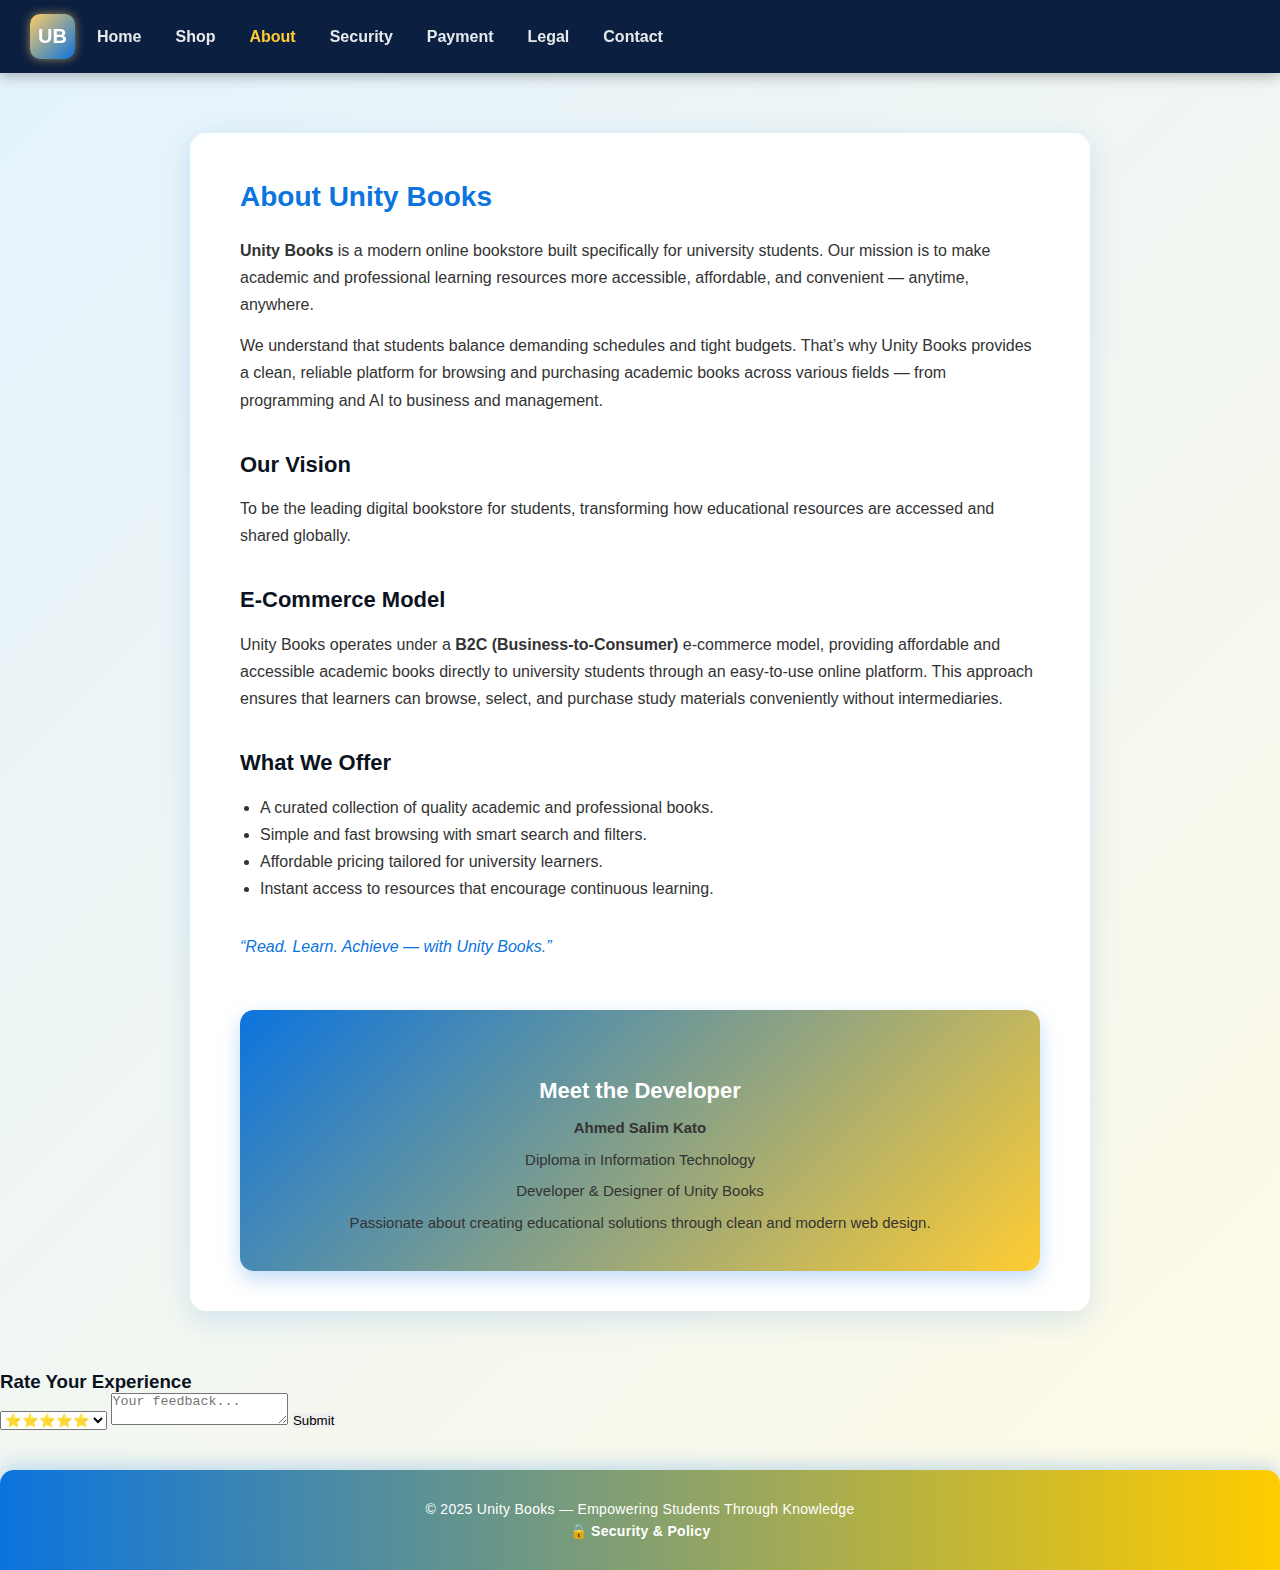
<file: about.html>
<!DOCTYPE html>
<html lang="en">
<head>
  <meta charset="utf-8"/>
  <meta name="viewport" content="width=device-width,initial-scale=1"/>
  <title>About — Unity Books</title>
  <link rel="stylesheet" href="style.css"/>
  <style>
    body {
      background: linear-gradient(135deg, #e3f2fd, #fffbe6);
      font-family: 'Segoe UI', Arial, sans-serif;
    }
    .about-section {
      max-width: 900px;
      margin: 60px auto;
      background: rgba(255,255,255,0.96);
      border-radius: 16px;
      box-shadow: 0 8px 30px rgba(11,116,222,0.15);
      padding: 40px 50px;
      line-height: 1.7;
    }
    .about-section h2 {
      color: #0b74de;
      margin-bottom: 16px;
      font-size: 28px;
    }
    .about-section h3 {
      color: #0b1220;
      margin-top: 32px;
      margin-bottom: 12px;
      font-size: 22px;
    }
    .about-section p {
      color: #333;
      margin-bottom: 14px;
      font-size: 16px;
    }
    .about-section ul {
      margin-left: 20px;
      color: #333;
    }
    .developer-card {
      margin-top: 50px;
      padding: 30px;
      background: linear-gradient(135deg, #0b74de, #ffcc33);
      color: white;
      border-radius: 14px;
      box-shadow: 0 8px 20px rgba(11,116,222,0.25);
      text-align: center;
    }
    .developer-card h3 {
      color: #fff;
      font-size: 22px;
      margin-bottom: 6px;
    }
    .developer-card p {
      margin: 6px 0;
      font-size: 15px;
    }
  </style>
</head>
<body>
  <header class="header">
    <div class="brand">
      <div class="logo">UB</div>
      <nav>
        <a href="index.html">Home</a>
        <a href="shop.html">Shop</a>
        <a href="about.html" class="active">About</a>
        <a href="security.html">Security</a>
        <a href="payment.html">Payment</a>
        <a href="legal.html">Legal</a>
        <a href="contact.html">Contact</a>
      </nav>
    </div>
  </header>

  <div class="about-section">
    <h2>About Unity Books</h2>
    <p><strong>Unity Books</strong> is a modern online bookstore built specifically for university students. 
      Our mission is to make academic and professional learning resources more accessible, affordable, and 
      convenient — anytime, anywhere.</p>

    <p>We understand that students balance demanding schedules and tight budgets. 
      That’s why Unity Books provides a clean, reliable platform for browsing and purchasing 
      academic books across various fields — from programming and AI to business and management.</p>

    <h3>Our Vision</h3>
    <p>To be the leading digital bookstore for students, transforming how educational resources 
      are accessed and shared globally.</p>

    <h3>E-Commerce Model</h3>
    <p>
      Unity Books operates under a <strong>B2C (Business-to-Consumer)</strong> e-commerce model,
      providing affordable and accessible academic books directly to university students through
      an easy-to-use online platform. This approach ensures that learners can browse, select,
      and purchase study materials conveniently without intermediaries.
    </p>

    <h3>What We Offer</h3>
    <ul>
      <li>A curated collection of quality academic and professional books.</li>
      <li>Simple and fast browsing with smart search and filters.</li>
      <li>Affordable pricing tailored for university learners.</li>
      <li>Instant access to resources that encourage continuous learning.</li>
    </ul>

    <p style="margin-top:30px; font-style:italic; color:#0b74de;">
      “Read. Learn. Achieve — with Unity Books.”
    </p>

    <div class="developer-card">
      <h3>Meet the Developer</h3>
      <p><strong>Ahmed Salim Kato</strong></p>
      <p>Diploma in Information Technology</p>
      <p>Developer & Designer of Unity Books</p>
      <p>Passionate about creating educational solutions through clean and modern web design.</p>
    </div>
  </div>
<h3>Rate Your Experience</h3>
<select id="rating">
  <option value="5">⭐⭐⭐⭐⭐</option>
  <option value="4">⭐⭐⭐⭐</option>
  <option value="3">⭐⭐⭐</option>
  <option value="2">⭐⭐</option>
  <option value="1">⭐</option>
</select>
<textarea id="comment" placeholder="Your feedback..."></textarea>
<button onclick="submitFeedback()">Submit</button>
<script>
function submitFeedback(){
  const rate = document.getElementById('rating').value;
  const msg = document.getElementById('comment').value;
  alert("Thanks for your feedback!\nRating: "+rate+" Stars\nMessage: "+msg);
}
</script>

 </script>
<footer style="text-align:center; padding:25px 10px; margin-top:40px;
  background:linear-gradient(90deg,#0b74de,#ffcc00);
  color:#fff; font-size:14px; font-weight:500; letter-spacing:0.3px;
  border-top-left-radius:14px; border-top-right-radius:14px;
  box-shadow:0 -4px 20px rgba(11,116,222,0.25);
  animation:fadeIn 1s ease;">
  <p style="margin:6px 0;">© 2025 Unity Books — Empowering Students Through Knowledge</p>
  <p style="margin:6px 0;">
    <a href="security-policy.html"
       style="color:#fff; text-decoration:none; font-weight:600;
              transition:all 0.3s ease;">
      🔒 Security & Policy
    </a>
  </p>
</footer>

<style>
  footer a:hover {
    text-shadow:0 0 8px rgba(255,255,255,0.9),0 0 16px rgba(11,116,222,0.8);
  }
  @keyframes fadeIn {
    from {opacity:0; transform:translateY(30px);}
    to {opacity:1; transform:translateY(0);}
  }
</style>
</body>
</html>
</file>
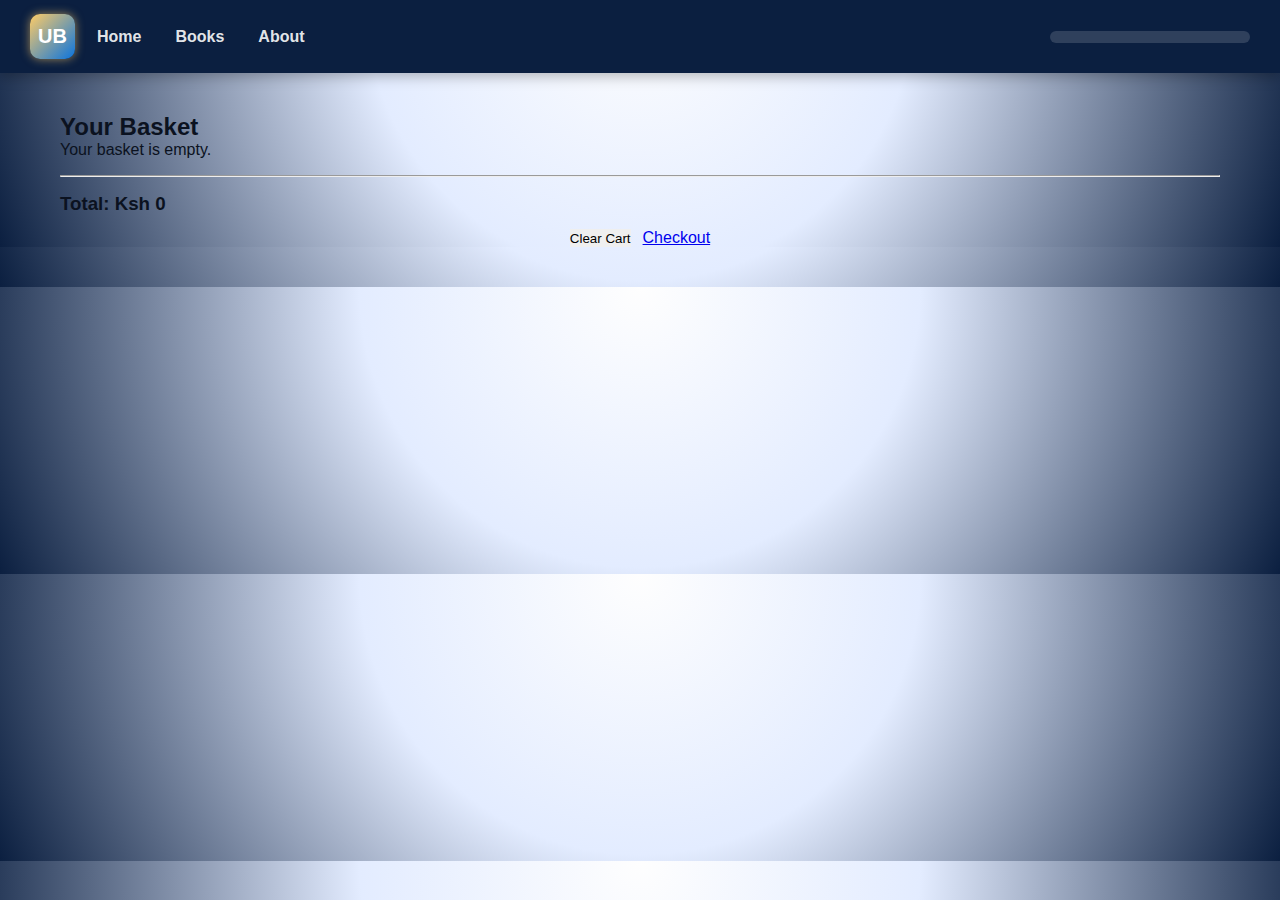
<file: cart.html>
<!DOCTYPE html>
<html lang="en">
<head>
<meta charset="utf-8"/><meta name="viewport" content="width=device-width,initial-scale=1"/>
<title>UniBooks — Cart</title>
<link rel="stylesheet" href="style.css"/>
</head>
<body>
<header class="header">
  <div class="brand"><div class="logo">UB</div><nav><a href="index.html">Home</a><a href="products.html">Books</a><a href="about.html">About</a></nav></div>
  <div class="spacer"></div>
  <div class="searchbar" style="min-width:200px"><div style="flex:1"></div></div>
</header>

<main class="container">
  <div class="cart-box">
    <h2>Your Basket</h2>
    <div id="cartItems"></div>
    <hr style="margin:16px 0"/>
    <h3 id="totalPrice">Total: Ksh 0</h3>
    <div style="display:flex;gap:12px;justify-content:center;margin-top:14px">
      <button class="btn" onclick="clearCart()">Clear Cart</button>
      <a class="btn" href="checkout.html">Checkout</a>
    </div>
  </div>
</main>

<script>
function renderCart(){
  const container = document.getElementById('cartItems');
  const cart = JSON.parse(localStorage.getItem('cart')||'[]');
  container.innerHTML='';
  if(cart.length===0){ container.innerHTML='<p>Your basket is empty.</p>'; document.getElementById('totalPrice').textContent='Total: Ksh 0'; return;}
  let total=0;
  cart.forEach((it,i)=>{
    total += it.price;
    const el = document.createElement('div'); el.className='cart-item';
    el.innerHTML = `<img src="${it.img}" alt="${escapeHtml(it.title)}"><p style="flex:1;margin-left:12px;text-align:left">${escapeHtml(it.title)}</p><span style="margin-right:12px">Ksh ${it.price.toLocaleString()}</span><button class="remove-btn" onclick="removeItem(${i})">Remove</button>`;
    container.appendChild(el);
  });
  document.getElementById('totalPrice').textContent = 'Total: Ksh ' + total.toLocaleString();
  refreshCartTop();
}
function removeItem(index){
  const cart = JSON.parse(localStorage.getItem('cart')||'[]');
  cart.splice(index,1);
  localStorage.setItem('cart',JSON.stringify(cart));
  renderCart();
}
function clearCart(){ localStorage.removeItem('cart'); renderCart(); refreshCartTop(); }
function escapeHtml(s){ return s.replace(/[&<>"']/g,m=>({'&':'&amp;','<':'&lt;','>':'&gt;','"':'&quot;',"'":'&#39;'}[m]))}
function refreshCartTop(){ const c=document.querySelectorAll('.remove-btn').length; localStorage.setItem('cartCount', c); }
renderCart();
</script>
</body>
</html>
</file>
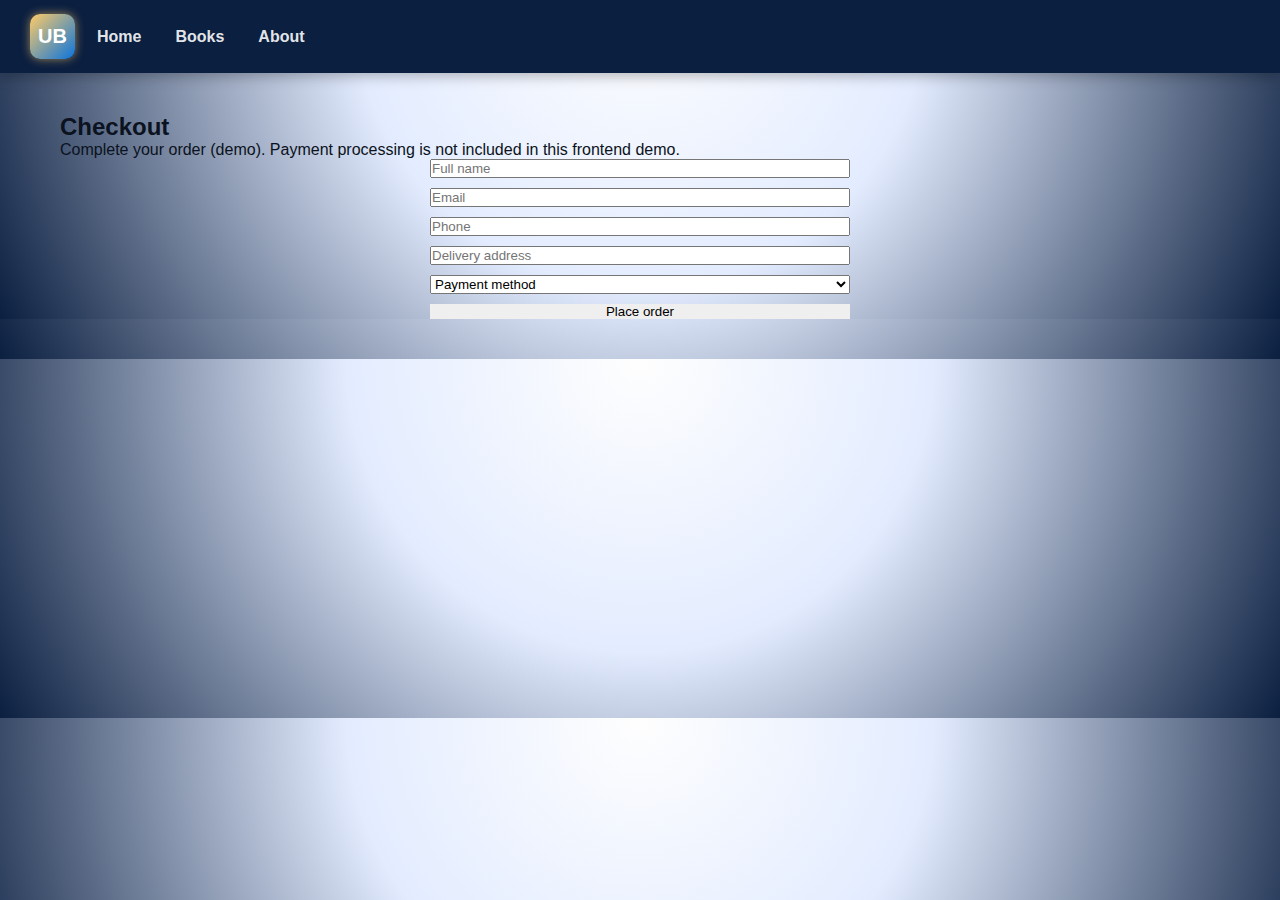
<file: checkout.html>
<!DOCTYPE html>
<html lang="en">
<head>
<meta charset="utf-8"/><meta name="viewport" content="width=device-width,initial-scale=1"/>
<title>UniBooks — Checkout</title>
<link rel="stylesheet" href="style.css"/>
</head>
<body>
<header class="header">
  <div class="brand"><div class="logo">UB</div><nav><a href="index.html">Home</a><a href="products.html">Books</a><a href="about.html">About</a></nav></div>
  <div class="spacer"></div>
</header>

<main class="container">
  <div class="cart-box">
    <h2>Checkout</h2>
    <p>Complete your order (demo). Payment processing is not included in this frontend demo.</p>
    <form id="checkoutForm" style="display:flex;flex-direction:column;gap:10px;max-width:420px;margin:auto">
      <input required placeholder="Full name" />
      <input required type="email" placeholder="Email" />
      <input required placeholder="Phone" />
      <input required placeholder="Delivery address" />
      <select required><option value="">Payment method</option><option>M-Pesa</option><option>Card</option></select>
      <button class="btn" type="submit">Place order</button>
    </form>
  </div>
</main>

<script>
document.getElementById('checkoutForm').addEventListener('submit',e=>{
  e.preventDefault();
  // demo flow: clear cart and shoppingEnabled so user must restart
  localStorage.removeItem('cart');
  localStorage.removeItem('shoppingEnabled');
  alert('Order placed — thank you!');
  window.location.href='index.html';
});
</script>
</body>
</html>
</file>
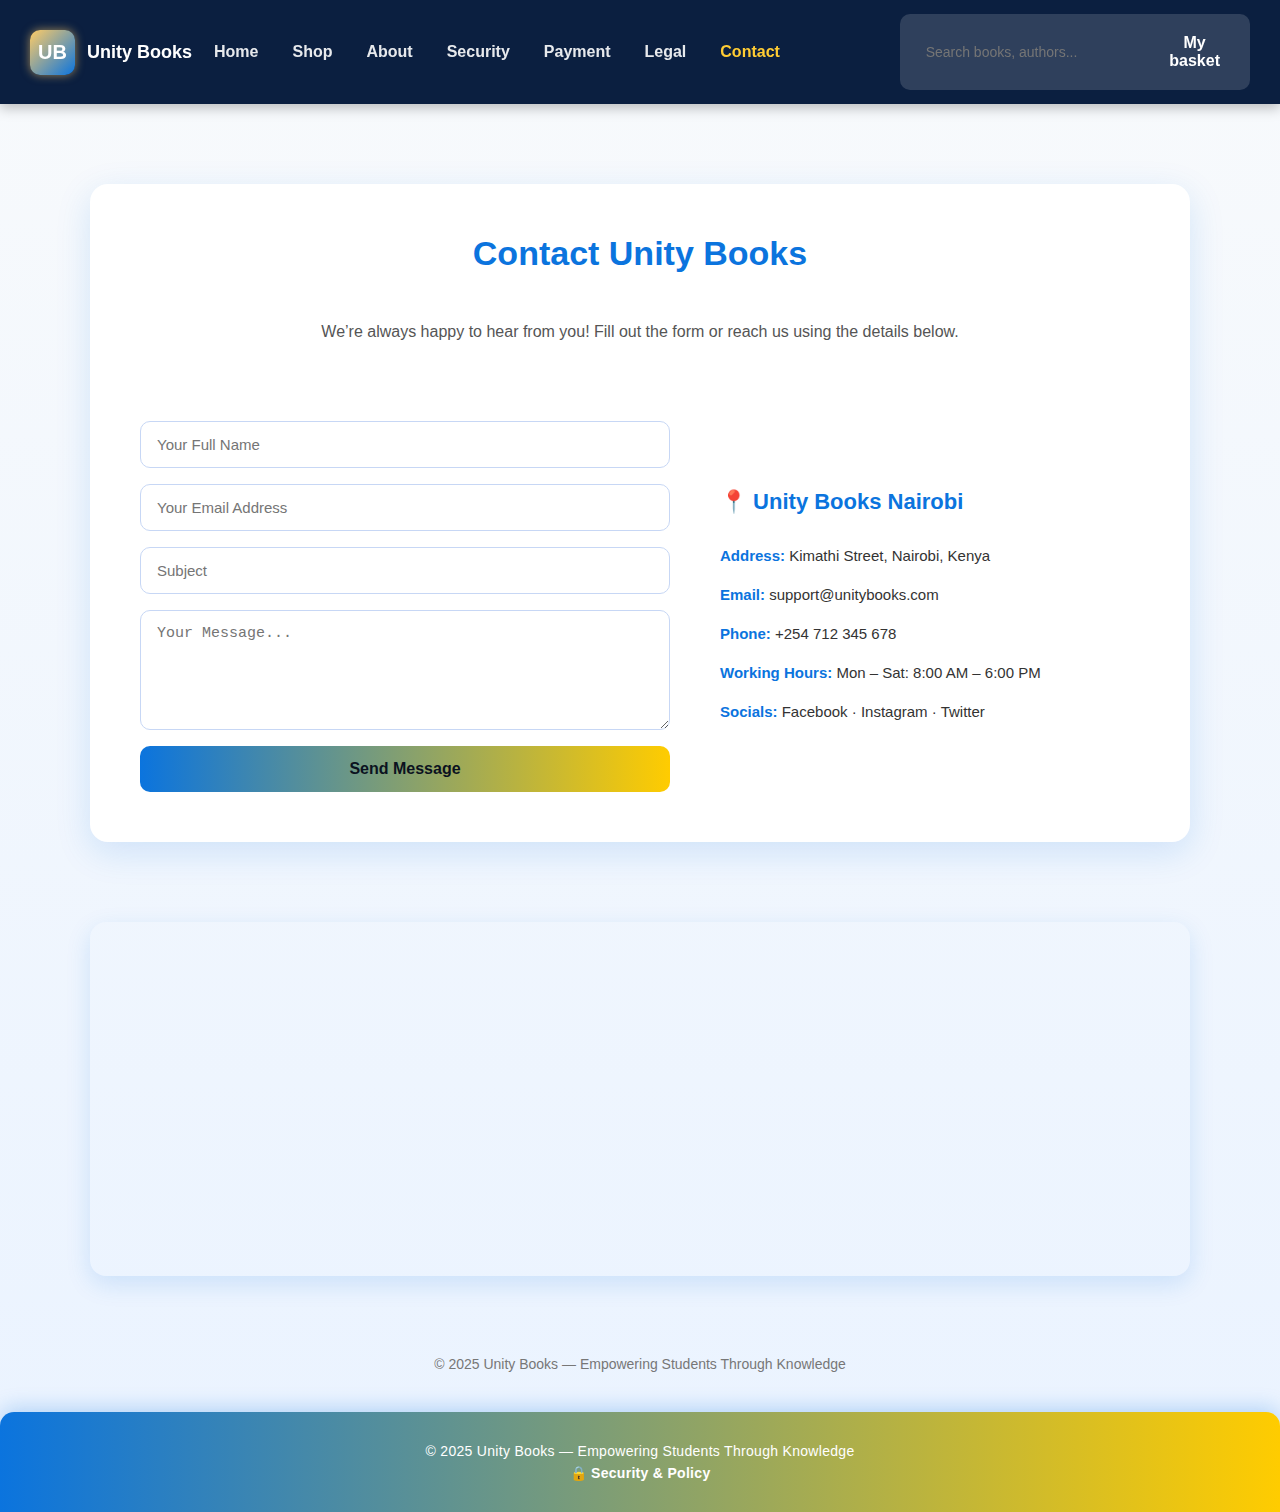
<file: contact.html>
<!DOCTYPE html>
<html lang="en">
<head>
  <meta charset="utf-8" />
  <meta name="viewport" content="width=device-width, initial-scale=1" />
  <title>Contact — Unity Books</title>
  <link rel="stylesheet" href="style.css" />
  <style>
    body {
      font-family: "Segoe UI", Arial, sans-serif;
      margin: 0;
      background: linear-gradient(180deg, #f8fafc, #eaf3ff);
      color: #0b1220;
    }

    .contact-wrapper {
      display: flex;
      flex-wrap: wrap;
      justify-content: center;
      gap: 40px;
      max-width: 1100px;
      margin: 80px auto;
      background: #ffffff;
      border-radius: 18px;
      box-shadow: 0 10px 35px rgba(11, 116, 222, 0.15);
      padding: 50px;
      animation: fadeIn 0.8s ease;
    }

    @keyframes fadeIn {
      from { opacity: 0; transform: translateY(25px); }
      to { opacity: 1; transform: translateY(0); }
    }

    h2 {
      text-align: center;
      width: 100%;
      font-size: 34px;
      color: #0b74de;
      margin-bottom: 10px;
    }

    p.subtext {
      text-align: center;
      color: #555;
      font-size: 16px;
      width: 100%;
      margin-bottom: 40px;
    }

    form {
      flex: 1 1 450px;
      display: flex;
      flex-direction: column;
      gap: 16px;
    }

    input, textarea {
      width: 100%;
      padding: 14px 16px;
      border: 1px solid #c7d7f5;
      border-radius: 10px;
      font-size: 15px;
      transition: all 0.3s ease;
    }

    input:focus, textarea:focus {
      border-color: #0b74de;
      box-shadow: 0 0 8px rgba(11, 116, 222, 0.25);
      outline: none;
    }

    textarea {
      resize: vertical;
      min-height: 120px;
    }

    button {
      background: linear-gradient(90deg, #0b74de, #ffcc00);
      border: none;
      color: #0b1220;
      padding: 14px 20px;
      border-radius: 10px;
      font-weight: 700;
      font-size: 16px;
      cursor: pointer;
      transition: all 0.3s ease;
    }

    button:hover {
      transform: translateY(-2px);
      box-shadow: 0 8px 20px rgba(11, 116, 222, 0.35);
    }

    .contact-info {
      flex: 1 1 350px;
      display: flex;
      flex-direction: column;
      justify-content: center;
      padding: 20px 10px;
      line-height: 1.8;
    }

    .contact-info h3 {
      color: #0b74de;
      font-size: 22px;
      margin-bottom: 15px;
    }

    .contact-info p {
      color: #333;
      font-size: 15px;
      margin: 6px 0;
    }

    .highlight {
      color: #0b74de;
      font-weight: 600;
    }

    .map-container {
      max-width: 1100px;
      margin: 0 auto 80px;
      border-radius: 16px;
      overflow: hidden;
      box-shadow: 0 8px 25px rgba(11, 116, 222, 0.15);
      animation: fadeIn 1s ease;
    }

    iframe {
      width: 100%;
      height: 350px;
      border: 0;
    }

    @media (max-width: 800px) {
      .contact-wrapper { flex-direction: column; padding: 30px 25px; }
      form, .contact-info { width: 100%; }
    }
  </style>
</head>
<body>

  <!-- ✅ Fixed Header (matches index.html exactly) -->
  <header class="header">
  <div class="brand">
    <div class="logo">UB</div>
    <div class="sitename">Unity Books</div>
    <nav>
      <a href="index.html">Home</a>
      <a href="shop.html">Shop</a>
      <a href="about.html">About</a>
      <a href="security.html">Security</a>
      <a href="payment.html">Payment</a>
      <a href="legal.html">Legal</a>
      <a href="contact.html" class="active">Contact</a>
    </nav>
  </div>
  <div class="spacer"></div>
  <div class="searchbar" role="search" aria-hidden="true">
    <input placeholder="Search books, authors..." />
    <div style="flex:1"></div>
    <div class="search-actions">
      <button class="icon-btn" onclick="location.href='cart.html'">
        My basket <span id="cartCount" class="cart-count" style="display:none">0</span>
      </button>
    </div>
  </div>
</header>


  <!-- CONTACT SECTION -->
  <section class="contact-wrapper">
    <h2>Contact Unity Books</h2>
    <p class="subtext">We’re always happy to hear from you! Fill out the form or reach us using the details below.</p>

    <!-- Contact Form -->
    <form id="contactForm">
      <input type="text" id="name" placeholder="Your Full Name" required />
      <input type="email" id="email" placeholder="Your Email Address" required />
      <input type="text" id="subject" placeholder="Subject" required />
      <textarea id="message" placeholder="Your Message..." required></textarea>
      <button type="submit">Send Message</button>
    </form>

    <!-- Contact Info -->
    <div class="contact-info">
      <h3>📍 Unity Books Nairobi</h3>
      <p><span class="highlight">Address:</span> Kimathi Street, Nairobi, Kenya</p>
      <p><span class="highlight">Email:</span> support@unitybooks.com</p>
      <p><span class="highlight">Phone:</span> +254 712 345 678</p>
      <p><span class="highlight">Working Hours:</span> Mon – Sat: 8:00 AM – 6:00 PM</p>
      <p><span class="highlight">Socials:</span> Facebook · Instagram · Twitter</p>
    </div>
  </section>

  <!-- GOOGLE MAP -->
  <div class="map-container">
    <iframe 
      src="https://www.google.com/maps/embed?pb=!1m18!1m12!1m3!1d3988.857227727537!2d36.81891167496524!3d-1.2832537356236826!2m3!1f0!2f0!3f0!3m2!1i1024!2i768!4f13.1!3m3!1m2!1s0x182f10d42b4b1c1b%3A0x7b0e89710b427b9!2sKimathi%20Street%2C%20Nairobi!5e0!3m2!1sen!2ske!4v1730558740190!5m2!1sen!2ske"
      allowfullscreen=""
      loading="lazy"
      referrerpolicy="no-referrer-when-downgrade">
    </iframe>
  </div>

  <div class="footer-small">© 2025 Unity Books — Empowering Students Through Knowledge</div>

  <script>
    function refreshCartCount(){
      const c = JSON.parse(localStorage.getItem('cart')||'[]').length;
      const el = document.getElementById('cartCount');
      if(c>0){ el.style.display='inline-block'; el.textContent=c } else el.style.display='none';
    }
    refreshCartCount();

    document.getElementById("contactForm").addEventListener("submit", function(e){
      e.preventDefault();
      window.location.href = "thankyou.html";
    });
</script>
<footer style="text-align:center; padding:25px 10px; margin-top:40px;
  background:linear-gradient(90deg,#0b74de,#ffcc00);
  color:#fff; font-size:14px; font-weight:500; letter-spacing:0.3px;
  border-top-left-radius:14px; border-top-right-radius:14px;
  box-shadow:0 -4px 20px rgba(11,116,222,0.25);
  animation:fadeIn 1s ease;">
  <p style="margin:6px 0;">© 2025 Unity Books — Empowering Students Through Knowledge</p>
  <p style="margin:6px 0;">
    <a href="security-policy.html"
       style="color:#fff; text-decoration:none; font-weight:600;
              transition:all 0.3s ease;">
      🔒 Security & Policy
    </a>
  </p>
</footer>

<style>
  footer a:hover {
    text-shadow:0 0 8px rgba(255,255,255,0.9),0 0 16px rgba(11,116,222,0.8);
  }
  @keyframes fadeIn {
    from {opacity:0; transform:translateY(30px);}
    to {opacity:1; transform:translateY(0);}
  }
</style>

</body>
</html>
</file>
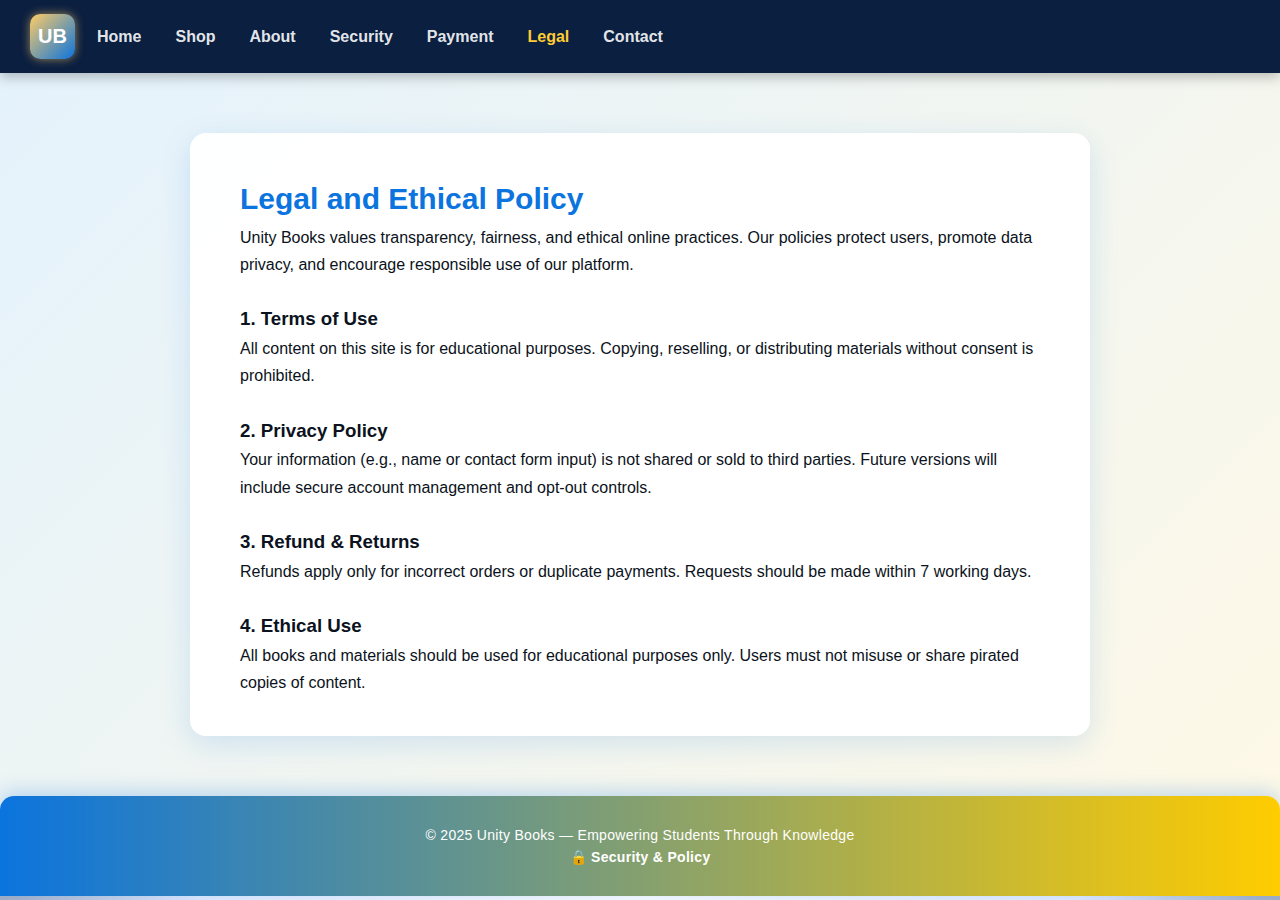
<file: legal.html>
<!DOCTYPE html>
<html lang="en">
<head>
  <meta charset="utf-8" />
  <meta name="viewport" content="width=device-width, initial-scale=1" />
  <title>Legal — Unity Books</title>
  <link rel="stylesheet" href="style.css" />
  <style>
    body {
      background: linear-gradient(135deg, #e3f2fd, #fff9e6);
      font-family: "Segoe UI", Arial, sans-serif;
      color: #0b1220;
      margin: 0;
    }
    .content {
      max-width: 900px;
      margin: 60px auto;
      background: rgba(255,255,255,0.96);
      border-radius: 16px;
      box-shadow: 0 8px 30px rgba(11,116,222,0.15);
      padding: 40px 50px;
      line-height: 1.7;
    }
    h2 { color: #0b74de; font-size: 30px; }
    h3 { color: #0b1220; margin-top: 25px; }
    ul { margin-left: 20px; }
  </style>
</head>
<body>
  <header class="header">
    <div class="brand">
      <div class="logo">UB</div>
      <nav>
        <a href="index.html">Home</a>
        <a href="shop.html">Shop</a>
        <a href="about.html">About</a>
        <a href="security.html">Security</a>
        <a href="payment.html">Payment</a>
        <a href="legal.html" class="active">Legal</a>
        <a href="contact.html">Contact</a>
      </nav>
    </div>
  </header>

  <div class="content">
    <h2>Legal and Ethical Policy</h2>
    <p>Unity Books values transparency, fairness, and ethical online practices. Our policies protect users, promote data privacy, and encourage responsible use of our platform.</p>

    <h3>1. Terms of Use</h3>
    <p>All content on this site is for educational purposes. Copying, reselling, or distributing materials without consent is prohibited.</p>

    <h3>2. Privacy Policy</h3>
    <p>Your information (e.g., name or contact form input) is not shared or sold to third parties. Future versions will include secure account management and opt-out controls.</p>

    <h3>3. Refund & Returns</h3>
    <p>Refunds apply only for incorrect orders or duplicate payments. Requests should be made within 7 working days.</p>

    <h3>4. Ethical Use</h3>
    <p>All books and materials should be used for educational purposes only. Users must not misuse or share pirated copies of content.</p>
  </div>

<footer style="text-align:center; padding:25px 10px; margin-top:40px;
  background:linear-gradient(90deg,#0b74de,#ffcc00);
  color:#fff; font-size:14px; font-weight:500; letter-spacing:0.3px;
  border-top-left-radius:14px; border-top-right-radius:14px;
  box-shadow:0 -4px 20px rgba(11,116,222,0.25);
  animation:fadeIn 1s ease;">
  <p style="margin:6px 0;">© 2025 Unity Books — Empowering Students Through Knowledge</p>
  <p style="margin:6px 0;">
    <a href="security-policy.html"
       style="color:#fff; text-decoration:none; font-weight:600;
              transition:all 0.3s ease;">
      🔒 Security & Policy
    </a>
  </p>
</footer>

<style>
  footer a:hover {
    text-shadow:0 0 8px rgba(255,255,255,0.9),0 0 16px rgba(11,116,222,0.8);
  }
  @keyframes fadeIn {
    from {opacity:0; transform:translateY(30px);}
    to {opacity:1; transform:translateY(0);}
  }
</style>
</body>
</html>
</file>
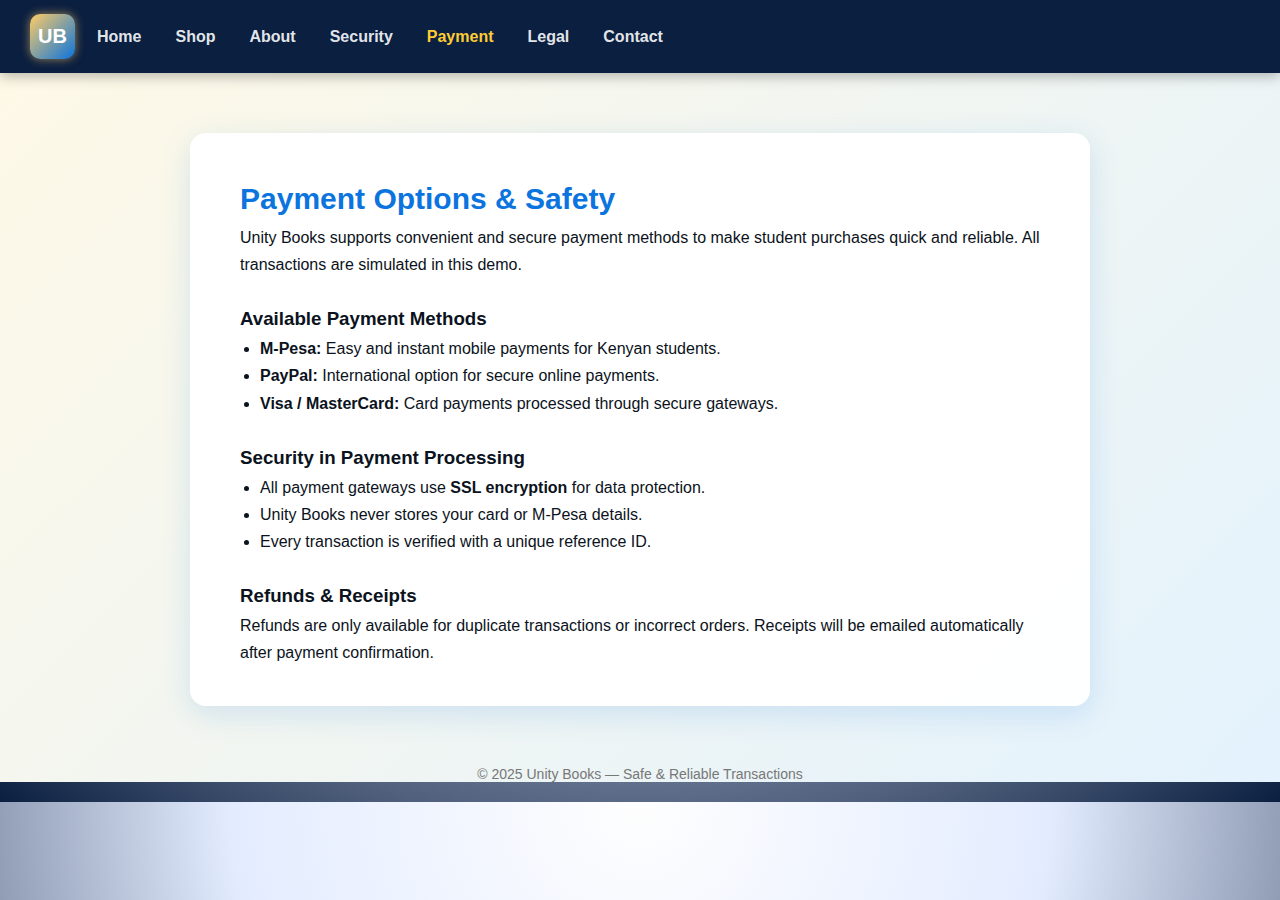
<file: payment.html>
<!DOCTYPE html>
<html lang="en">
<head>
  <meta charset="utf-8" />
  <meta name="viewport" content="width=device-width, initial-scale=1" />
  <title>Payment — Unity Books</title>
  <link rel="stylesheet" href="style.css" />
  <style>
    body {
      background: linear-gradient(135deg, #fff9e6, #e3f2fd);
      font-family: "Segoe UI", Arial, sans-serif;
      color: #0b1220;
      margin: 0;
    }
    .content {
      max-width: 900px;
      margin: 60px auto;
      background: rgba(255,255,255,0.96);
      border-radius: 16px;
      box-shadow: 0 8px 30px rgba(11,116,222,0.15);
      padding: 40px 50px;
      line-height: 1.7;
    }
    h2 { color: #0b74de; font-size: 30px; }
    h3 { color: #0b1220; margin-top: 25px; }
    ul { margin-left: 20px; }
  </style>
</head>
<body>
  <header class="header">
    <div class="brand">
      <div class="logo">UB</div>
      <nav>
        <a href="index.html">Home</a>
        <a href="shop.html">Shop</a>
        <a href="about.html">About</a>
        <a href="security.html">Security</a>
        <a href="payment.html" class="active">Payment</a>
        <a href="legal.html">Legal</a>
        <a href="contact.html">Contact</a>
      </nav>
    </div>
  </header>

  <div class="content">
    <h2>Payment Options & Safety</h2>
    <p>Unity Books supports convenient and secure payment methods to make student purchases quick and reliable. All transactions are simulated in this demo.</p>

    <h3>Available Payment Methods</h3>
    <ul>
      <li><strong>M-Pesa:</strong> Easy and instant mobile payments for Kenyan students.</li>
      <li><strong>PayPal:</strong> International option for secure online payments.</li>
      <li><strong>Visa / MasterCard:</strong> Card payments processed through secure gateways.</li>
    </ul>

    <h3>Security in Payment Processing</h3>
    <ul>
      <li>All payment gateways use <strong>SSL encryption</strong> for data protection.</li>
      <li>Unity Books never stores your card or M-Pesa details.</li>
      <li>Every transaction is verified with a unique reference ID.</li>
    </ul>

    <h3>Refunds & Receipts</h3>
    <p>Refunds are only available for duplicate transactions or incorrect orders. Receipts will be emailed automatically after payment confirmation.</p>
  </div>

  <footer class="footer-small">© 2025 Unity Books — Safe & Reliable Transactions</footer>
</body>
</html>
</file>
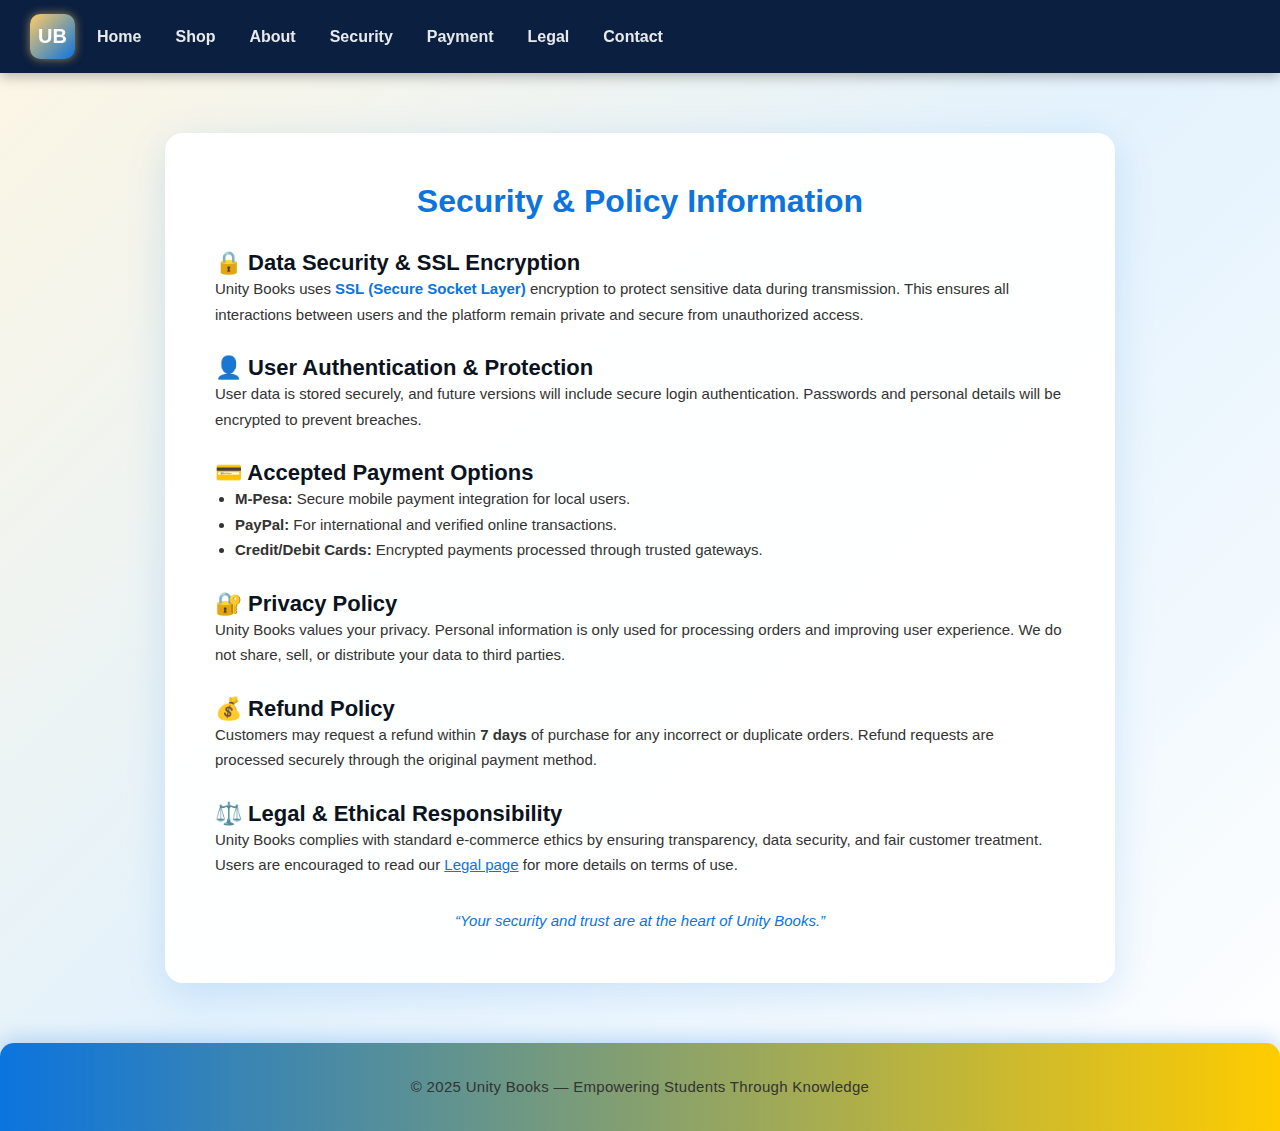
<file: security-policy.html>
<!DOCTYPE html>
<html lang="en">
<head>
  <meta charset="utf-8">
  <meta name="viewport" content="width=device-width, initial-scale=1">
  <title>Security & Policy — Unity Books</title>
  <link rel="stylesheet" href="style.css">
  <style>
    body {
      font-family: "Segoe UI", Arial, sans-serif;
      background: linear-gradient(135deg, #fdf6e3, #e3f2fd, #ffffff);
      color: #0b1220;
      margin: 0;
    }

    .policy-container {
      max-width: 950px;
      margin: 60px auto;
      background: rgba(255, 255, 255, 0.96);
      border-radius: 18px;
      box-shadow: 0 10px 40px rgba(11, 116, 222, 0.15);
      padding: 50px;
    }

    h2 {
      color: #0b74de;
      font-size: 32px;
      text-align: center;
      margin-bottom: 30px;
    }

    h3 {
      color: #0b1220;
      margin-top: 28px;
      font-size: 22px;
    }

    p, ul {
      color: #333;
      line-height: 1.7;
      font-size: 15px;
    }

    ul {
      margin-left: 20px;
    }

    footer {
      text-align: center;
      padding: 30px;
      color: #555;
      font-size: 14px;
    }

    .highlight {
      color: #0b74de;
      font-weight: 600;
    }

    @media (max-width: 700px) {
      .policy-container {
        padding: 30px 20px;
      }
    }
  </style>
</head>
<body>

  <header class="header">
    <div class="brand">
      <div class="logo">UB</div>
      <nav>
        <a href="index.html">Home</a>
        <a href="shop.html">Shop</a>
        <a href="about.html">About</a>
        <a href="security.html">Security</a>
        <a href="payment.html">Payment</a>
        <a href="legal.html">Legal</a>
        <a href="contact.html">Contact</a>
      </nav>
    </div>
  </header>

  <div class="policy-container">
    <h2>Security & Policy Information</h2>

    <h3>🔒 Data Security & SSL Encryption</h3>
    <p>
      Unity Books uses <span class="highlight">SSL (Secure Socket Layer)</span> encryption to protect 
      sensitive data during transmission. This ensures all interactions between users and the platform 
      remain private and secure from unauthorized access.
    </p>

    <h3>👤 User Authentication & Protection</h3>
    <p>
      User data is stored securely, and future versions will include secure login authentication. 
      Passwords and personal details will be encrypted to prevent breaches.
    </p>

    <h3>💳 Accepted Payment Options</h3>
    <ul>
      <li><strong>M-Pesa:</strong> Secure mobile payment integration for local users.</li>
      <li><strong>PayPal:</strong> For international and verified online transactions.</li>
      <li><strong>Credit/Debit Cards:</strong> Encrypted payments processed through trusted gateways.</li>
    </ul>

    <h3>🔐 Privacy Policy</h3>
    <p>
      Unity Books values your privacy. Personal information is only used for processing orders 
      and improving user experience. We do not share, sell, or distribute your data to third parties.
    </p>

    <h3>💰 Refund Policy</h3>
    <p>
      Customers may request a refund within <strong>7 days</strong> of purchase for any incorrect or 
      duplicate orders. Refund requests are processed securely through the original payment method.
    </p>

    <h3>⚖️ Legal & Ethical Responsibility</h3>
    <p>
      Unity Books complies with standard e-commerce ethics by ensuring transparency, data security, 
      and fair customer treatment. Users are encouraged to read our <a href="legal.html" style="color:#0b74de;">Legal page</a> 
      for more details on terms of use.
    </p>

    <p style="margin-top:30px; font-style:italic; color:#0b74de; text-align:center;">
      “Your security and trust are at the heart of Unity Books.”
    </p>
  </div>

 </script>
<footer style="text-align:center; padding:25px 10px; margin-top:40px;
  background:linear-gradient(90deg,#0b74de,#ffcc00);
  color:#fff; font-size:14px; font-weight:500; letter-spacing:0.3px;
  border-top-left-radius:14px; border-top-right-radius:14px;
  box-shadow:0 -4px 20px rgba(11,116,222,0.25);
  animation:fadeIn 1s ease;">
  <p style="margin:6px 0;">© 2025 Unity Books — Empowering Students Through Knowledge</p>
  <p style="margin:6px 0;">
    <a href="security-policy.html"
       style="color:#fff; text-decoration:none; font-weight:600;
              transition:all 0.3s ease;">
    </a>
  </p>
</footer>

<style>
  footer a:hover {
    text-shadow:0 0 8px rgba(255,255,255,0.9),0 0 16px rgba(11,116,222,0.8);
  }
  @keyframes fadeIn {
    from {opacity:0; transform:translateY(30px);}
    to {opacity:1; transform:translateY(0);}
  }
</style>
</body>
</html>
</file>
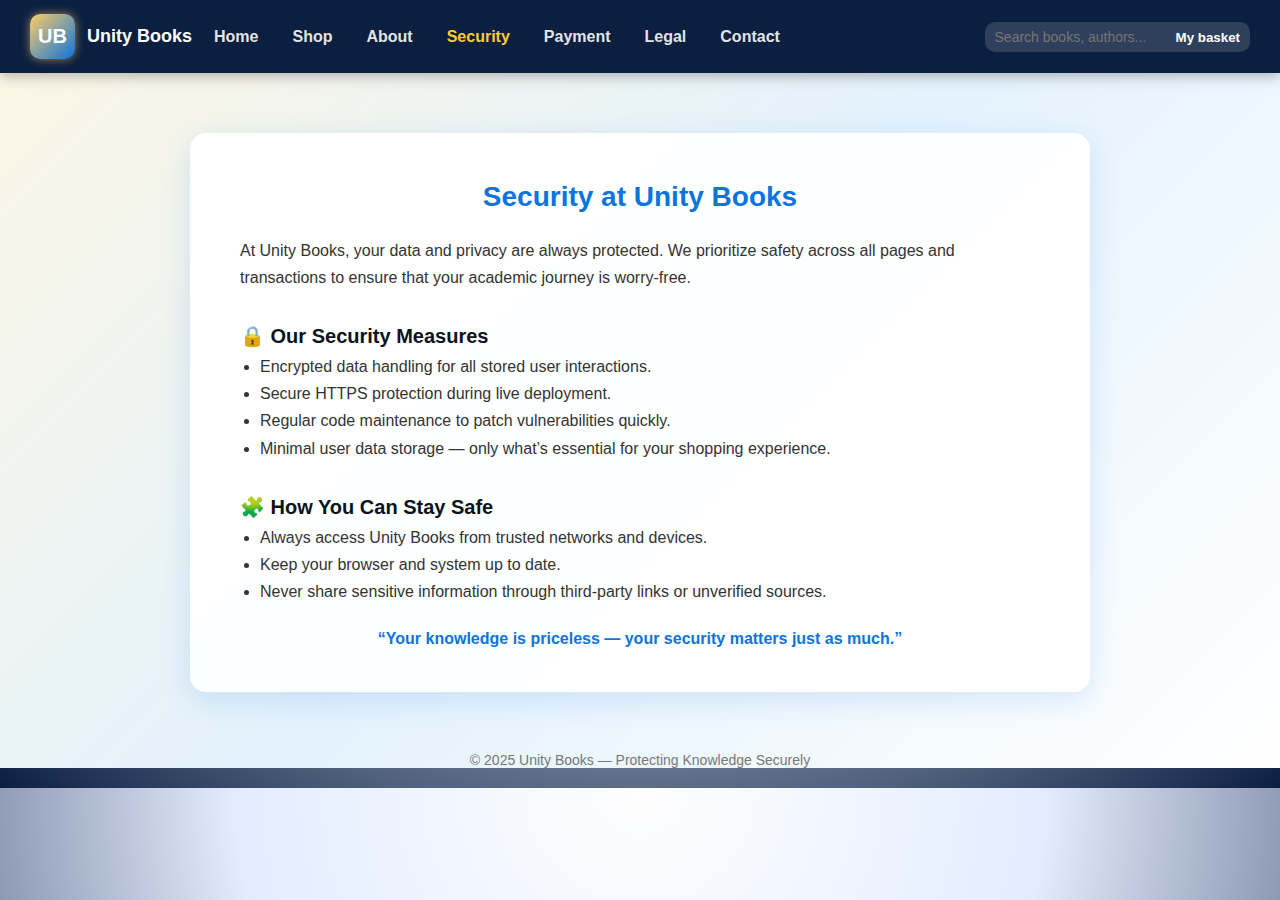
<file: security.html>
<!DOCTYPE html>
<html lang="en">
<head>
  <meta charset="utf-8">
  <meta name="viewport" content="width=device-width, initial-scale=1">
  <title>Security — Unity Books</title>
  <link rel="stylesheet" href="style.css">
  <style>
    body {
      background: linear-gradient(135deg, #fdf6e3, #e3f2fd, #ffffff);
      font-family: 'Segoe UI', Arial, sans-serif;
      margin: 0;
      color: #0b1220;
    }

    .content {
      max-width: 900px;
      margin: 60px auto;
      background: rgba(255,255,255,0.96);
      border-radius: 16px;
      box-shadow: 0 8px 30px rgba(11,116,222,0.15);
      padding: 40px 50px;
      line-height: 1.7;
    }

    h2 {
      color: #0b74de;
      margin-bottom: 16px;
      font-size: 28px;
      text-align: center;
    }
    h3 {
      color: #0b1220;
      margin-top: 28px;
      font-size: 20px;
    }
    p, ul {
      color: #333;
    }
    ul {
      margin-left: 20px;
    }

    @media (max-width:700px){
      .content {padding: 30px 20px;}
    }
  </style>
</head>
<body>

  <!-- Unified Header -->
  <header class="header">
    <div class="brand">
      <div class="logo">UB</div>
      <div class="sitename">Unity Books</div>
      <nav>
        <a href="index.html">Home</a>
        <a href="shop.html">Shop</a>
        <a href="about.html">About</a>
        <a href="security.html" class="active">Security</a>
        <a href="payment.html">Payment</a>
        <a href="legal.html">Legal</a>
        <a href="contact.html">Contact</a>
      </nav>
    </div>
    <div class="spacer"></div>
    <div class="searchbar" role="search" aria-hidden="true">
      <input placeholder="Search books, authors..." />
      <div style="flex:1"></div>
      <div class="search-actions">
        <button class="icon-btn" onclick="location.href='cart.html'">
          My basket <span id="cartCount" class="cart-count" style="display:none">0</span>
        </button>
      </div>
    </div>
  </header>

  <!-- Page Content -->
  <div class="content">
    <h2>Security at Unity Books</h2>
    <p>At Unity Books, your data and privacy are always protected. We prioritize safety across all pages and transactions to ensure that your academic journey is worry-free.</p>

    <h3>🔒 Our Security Measures</h3>
    <ul>
      <li>Encrypted data handling for all stored user interactions.</li>
      <li>Secure HTTPS protection during live deployment.</li>
      <li>Regular code maintenance to patch vulnerabilities quickly.</li>
      <li>Minimal user data storage — only what’s essential for your shopping experience.</li>
    </ul>

    <h3>🧩 How You Can Stay Safe</h3>
    <ul>
      <li>Always access Unity Books from trusted networks and devices.</li>
      <li>Keep your browser and system up to date.</li>
      <li>Never share sensitive information through third-party links or unverified sources.</li>
    </ul>

    <p style="margin-top:20px;color:#0b74de;font-weight:600;text-align:center;">
      “Your knowledge is priceless — your security matters just as much.”
    </p>
  </div>

  <div class="footer-small">© 2025 Unity Books — Protecting Knowledge Securely</div>

  <script>
    function refreshCartCount(){
      const c = JSON.parse(localStorage.getItem('cart')||'[]').length;
      const el = document.getElementById('cartCount');
      if(c>0){ el.style.display='inline-block'; el.textContent=c }
      else { el.style.display='none'; }
    }
    refreshCartCount();
  </script>
</body>
</html>
</file>
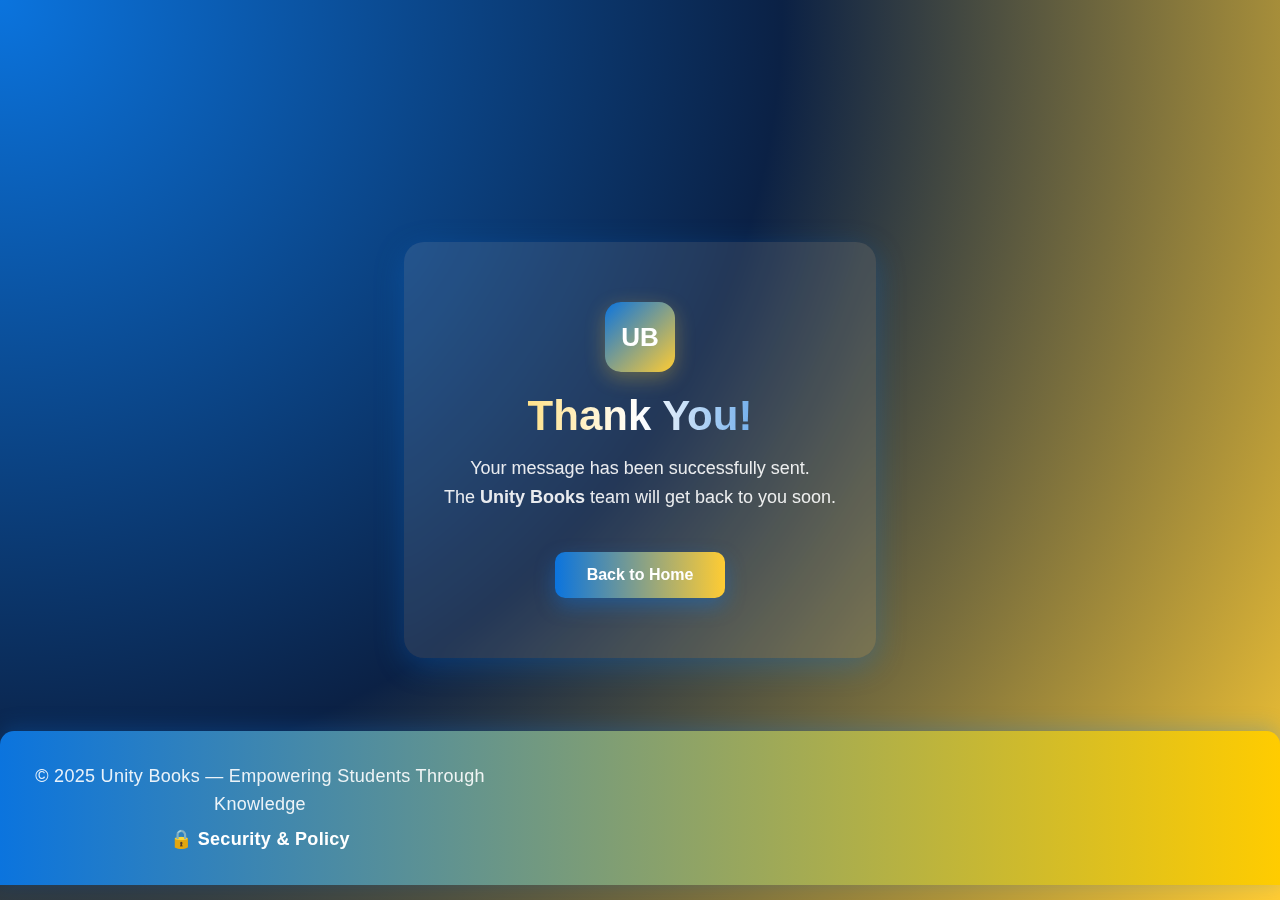
<file: thankyou.html>
<!DOCTYPE html>
<html lang="en">
<head>
  <meta charset="utf-8" />
  <meta name="viewport" content="width=device-width, initial-scale=1" />
  <title>Thank You — Unity Books</title>
  <link rel="stylesheet" href="style.css" />
  <style>
    body {
      margin: 0;
      font-family: "Segoe UI", Arial, sans-serif;
      background: radial-gradient(circle at top left, #0b74de, #0b2145 50%, #ffcc33);
      color: #fff;
      min-height: 100vh;
      display: flex;
      flex-direction: column;
      align-items: center;
      justify-content: center;
      text-align: center;
      overflow: hidden;
    }

    .thankyou-box {
      background: rgba(255, 255, 255, 0.1);
      backdrop-filter: blur(10px);
      padding: 60px 40px;
      border-radius: 20px;
      box-shadow: 0 8px 30px rgba(11, 116, 222, 0.3);
      max-width: 600px;
      animation: fadeInUp 1.2s ease both;
    }

    .logo {
      width: 70px;
      height: 70px;
      border-radius: 16px;
      background: linear-gradient(135deg, #0b74de, #ffcc33);
      display: flex;
      align-items: center;
      justify-content: center;
      font-weight: 800;
      font-size: 26px;
      color: white;
      margin: 0 auto 20px auto;
      box-shadow: 0 6px 20px rgba(255, 204, 51, 0.3);
    }

    h1 {
      font-size: 42px;
      font-weight: 800;
      margin-bottom: 14px;
      background: linear-gradient(90deg, #ffcc33, #ffffff, #0b74de);
      -webkit-background-clip: text;
      -webkit-text-fill-color: transparent;
      animation: shimmer 3s infinite;
    }

    p {
      font-size: 18px;
      color: rgba(255, 255, 255, 0.9);
      margin-top: 10px;
      line-height: 1.6;
      max-width: 500px;
      margin-left: auto;
      margin-right: auto;
    }

    .btn {
      background: linear-gradient(90deg, #0b74de, #ffcc33);
      color: white;
      font-weight: bold;
      border: none;
      padding: 14px 32px;
      border-radius: 10px;
      cursor: pointer;
      margin-top: 40px;
      font-size: 16px;
      box-shadow: 0 8px 20px rgba(11, 116, 222, 0.4);
      transition: all 0.3s ease;
    }

    .btn:hover {
      transform: translateY(-3px);
      opacity: 0.95;
      box-shadow: 0 10px 24px rgba(255, 204, 51, 0.5);
    }

    footer {
      position: absolute;
      bottom: 15px;
      width: 100%;
      text-align: center;
      color: rgba(255, 255, 255, 0.8);
      font-size: 14px;
      letter-spacing: 0.5px;
      animation: fadeIn 2s ease;
    }

    @keyframes shimmer {
      0% { background-position: -200px 0; }
      100% { background-position: 200px 0; }
    }

    @keyframes fadeInUp {
      from { opacity: 0; transform: translateY(40px); }
      to { opacity: 1; transform: translateY(0); }
    }

    @keyframes fadeIn {
      from { opacity: 0; }
      to { opacity: 1; }
    }

    @media (max-width: 600px) {
      .thankyou-box {
        padding: 40px 25px;
      }
      h1 { font-size: 34px; }
      p { font-size: 16px; }
    }
  </style>
</head>
<body>

  <div class="thankyou-box">
    <div class="logo">UB</div>
    <h1>Thank You!</h1>
    <p id="userMessage">Your message has been successfully sent.<br>
    The <strong>Unity Books</strong> team will get back to you soon.</p>

    <button class="btn" onclick="window.location.href='index.html'">Back to Home</button>
  </div>

  <footer>© 2025 Unity Books — Empowering Minds Through Knowledge</footer>

  <script>
    const name = localStorage.getItem("userName");
    if(name){
      document.getElementById("userMessage").innerHTML =
        `Thank you, <strong>${name}</strong>! Your message has been successfully sent.<br>The <strong>Unity Books</strong> team will get back to you soon.`;
      localStorage.removeItem("userName");
    }
  </script>
  <footer style="text-align:center; padding:25px 10px; margin-top:40px;
  background:linear-gradient(90deg,#0b74de,#ffcc00);
  color:#fff; font-size:14px; font-weight:500; letter-spacing:0.3px;
  border-top-left-radius:14px; border-top-right-radius:14px;
  box-shadow:0 -4px 20px rgba(11,116,222,0.25);
  animation:fadeIn 1s ease;">
  <p style="margin:6px 0;">© 2025 Unity Books — Empowering Students Through Knowledge</p>
  <p style="margin:6px 0;">
    <a href="security-policy.html"
       style="color:#fff; text-decoration:none; font-weight:600;
              transition:all 0.3s ease;">
      🔒 Security & Policy
    </a>
  </p>
</footer>

<style>
  footer a:hover {
    text-shadow:0 0 8px rgba(255,255,255,0.9),0 0 16px rgba(11,116,222,0.8);
  }
  @keyframes fadeIn {
    from {opacity:0; transform:translateY(30px);}
    to {opacity:1; transform:translateY(0);}
  }
</style>

</body>
</html>
</file>
<file: style.css>
/* === UNITY BOOKS GLOBAL STYLES === */
* {
  box-sizing: border-box;
  margin: 0;
  padding: 0;
}

html, body {
  font-family: 'Segoe UI', Arial, sans-serif;
  background: radial-gradient(circle at top, #fefefe 0%, #e3ecff 40%, #0b1f40 100%);
  color: #0b1220;
  scroll-behavior: smooth;
}

/* HEADER */
.header {
  background: #0b1f40;
  color: white;
  display: flex;
  align-items: center;
  justify-content: space-between;
  padding: 14px 30px;
  box-shadow: 0 4px 12px rgba(0,0,0,0.25);
  position: sticky;
  top: 0;
  z-index: 1000;
}

.header .brand {
  display: flex;
  align-items: center;
  gap: 12px;
}

.logo {
  width: 45px;
  height: 45px;
  border-radius: 10px;
  background: linear-gradient(135deg, #ffcc66, #0b74de);
  display: flex;
  align-items: center;
  justify-content: center;
  font-weight: 800;
  color: white;
  font-size: 20px;
  box-shadow: 0 0 10px rgba(255, 204, 102, 0.6);
}

nav a {
  color: white;
  text-decoration: none;
  margin: 0 10px;
  font-weight: 600;
  transition: color .3s;
}

nav a:hover, nav a.active {
  color: #ffcc66;
}

/* FOOTER */
.footer-small {
  text-align: center;
  color: #777;
  font-size: 14px;
  margin: 40px 0 20px;
}

/* SEARCH BAR (used in shop) */
.searchbar {
  display: flex;
  align-items: center;
  background: rgba(255,255,255,0.15);
  border-radius: 10px;
  padding: 6px 10px;
}

.searchbar input {
  border: none;
  background: transparent;
  color: white;
  outline: none;
  font-size: 14px;
}

.icon-btn {
  background: none;
  border: none;
  color: white;
  cursor: pointer;
  font-weight: 600;
  transition: color .3s;
}

.icon-btn:hover {
  color: #ffcc66;
}

/* BUTTONS */
button, .btn-small {
  cursor: pointer;
  border: none;
  outline: none;
}

.btn-small {
  background: linear-gradient(90deg, #0b74de, #ffcc66);
  color: white;
  padding: 6px 14px;
  border-radius: 8px;
  font-size: 13px;
  transition: all .3s ease;
}

.btn-small:hover {
  box-shadow: 0 4px 12px rgba(11,116,222,0.3);
  transform: translateY(-2px);
}

.disabled-btn {
  opacity: 0.5;
  cursor: not-allowed;
}

/* PAGE CONTAINER */
.container {
  max-width: 1200px;
  margin: 40px auto;
  padding: 0 20px;
}

/* CATEGORY BAR */
.categories {
  display: flex;
  flex-wrap: wrap;
  gap: 10px;
  margin-bottom: 20px;
}

.cat {
  background: linear-gradient(135deg, #0b74de, #0b1f40);
  color: white;
  padding: 8px 16px;
  border-radius: 20px;
  cursor: pointer;
  font-size: 14px;
  transition: all .3s;
}

.cat:hover {
  background: linear-gradient(135deg, #ffcc66, #0b74de);
}

.cat.active {
  background: linear-gradient(135deg, #ffcc66, #0b74de);
  color: #0b1f40;
  font-weight: 600;
}

/* BOOK GRID */
.grid {
  display: grid;
  grid-template-columns: repeat(auto-fit, minmax(220px, 1fr));
  gap: 20px;
}

.book {
  background: rgba(255,255,255,0.95);
  border-radius: 12px;
  box-shadow: 0 6px 18px rgba(11,31,64,0.15);
  overflow: hidden;
  text-align: center;
  transition: all .3s ease;
}

.book:hover {
  transform: translateY(-6px);
  box-shadow: 0 10px 25px rgba(11,31,64,0.25);
}

.book img {
  width: 100%;
  height: 260px;
  object-fit: cover;
}

.book h4 {
  margin: 10px 0 5px;
  color: #0b1f40;
}

.book .author {
  font-size: 14px;
  color: #555;
}

.book .price {
  color: #0b74de;
  font-weight: 600;
  margin: 6px 0;
}

.book .actions {
  display: flex;
  justify-content: center;
  gap: 8px;
  padding-bottom: 12px;
}

/* SCROLL ANIMATIONS */
[data-animate] {
  opacity: 0;
  transform: translateY(40px);
  transition: all 0.8s ease;
}

[data-animate].visible {
  opacity: 1;
  transform: translateY(0);
}

/* RESPONSIVE */
@media (max-width: 768px) {
  .header {
    flex-wrap: wrap;
    justify-content: center;
  }
  nav {
    margin-top: 10px;
  }
  .hero-text {
    padding: 20px;
  }
  .book img {
    height: 220px;
  }
}
/* Ensure header/nav consistency */
.header nav {
  display: flex;
  gap: 14px;
  align-items: center;
  flex-wrap: wrap;
}
.header nav a {
  color: rgba(255,255,255,0.9);
  text-decoration: none;
  font-weight: 600;
  transition: 0.2s ease;
}
.header nav a:hover, .header nav a.active {
  color: #ffcc33;
}
.sitename {
  font-weight: 700;
  color: #fff;
  font-size: 18px;
}
/* Dropdown Menu */
.dropdown {
  position: relative;
  display: inline-block;
}

.dropbtn {
  background: transparent;
  border: none;
  color: white;
  font-weight: 600;
  font-size: 14px;
  cursor: pointer;
  padding: 8px 12px;
  border-radius: 8px;
  transition: all 0.3s ease;
}

.dropbtn:hover {
  background: linear-gradient(90deg, #0b74de, #ffcc00);
  color: #0b1220;
  box-shadow: 0 4px 12px rgba(11,116,222,0.3);
}

.dropdown-content {
  display: none;
  position: absolute;
  background: white;
  min-width: 150px;
  box-shadow: 0 8px 20px rgba(0,0,0,0.1);
  border-radius: 10px;
  overflow: hidden;
  z-index: 1000;
}

.dropdown-content a {
  color: #0b1220;
  padding: 10px 14px;
  text-decoration: none;
  display: block;
  transition: background 0.25s ease;
}

.dropdown-content a:hover {
  background: linear-gradient(90deg, #0b74de, #ffcc00);
  color: white;
}

.dropdown:hover .dropdown-content {
  display: block;
}
@import url('https://fonts.googleapis.com/css2?family=Poppins:wght@400;600;700&display=swap');
body { font-family: 'Poppins', sans-serif; }
</file>
